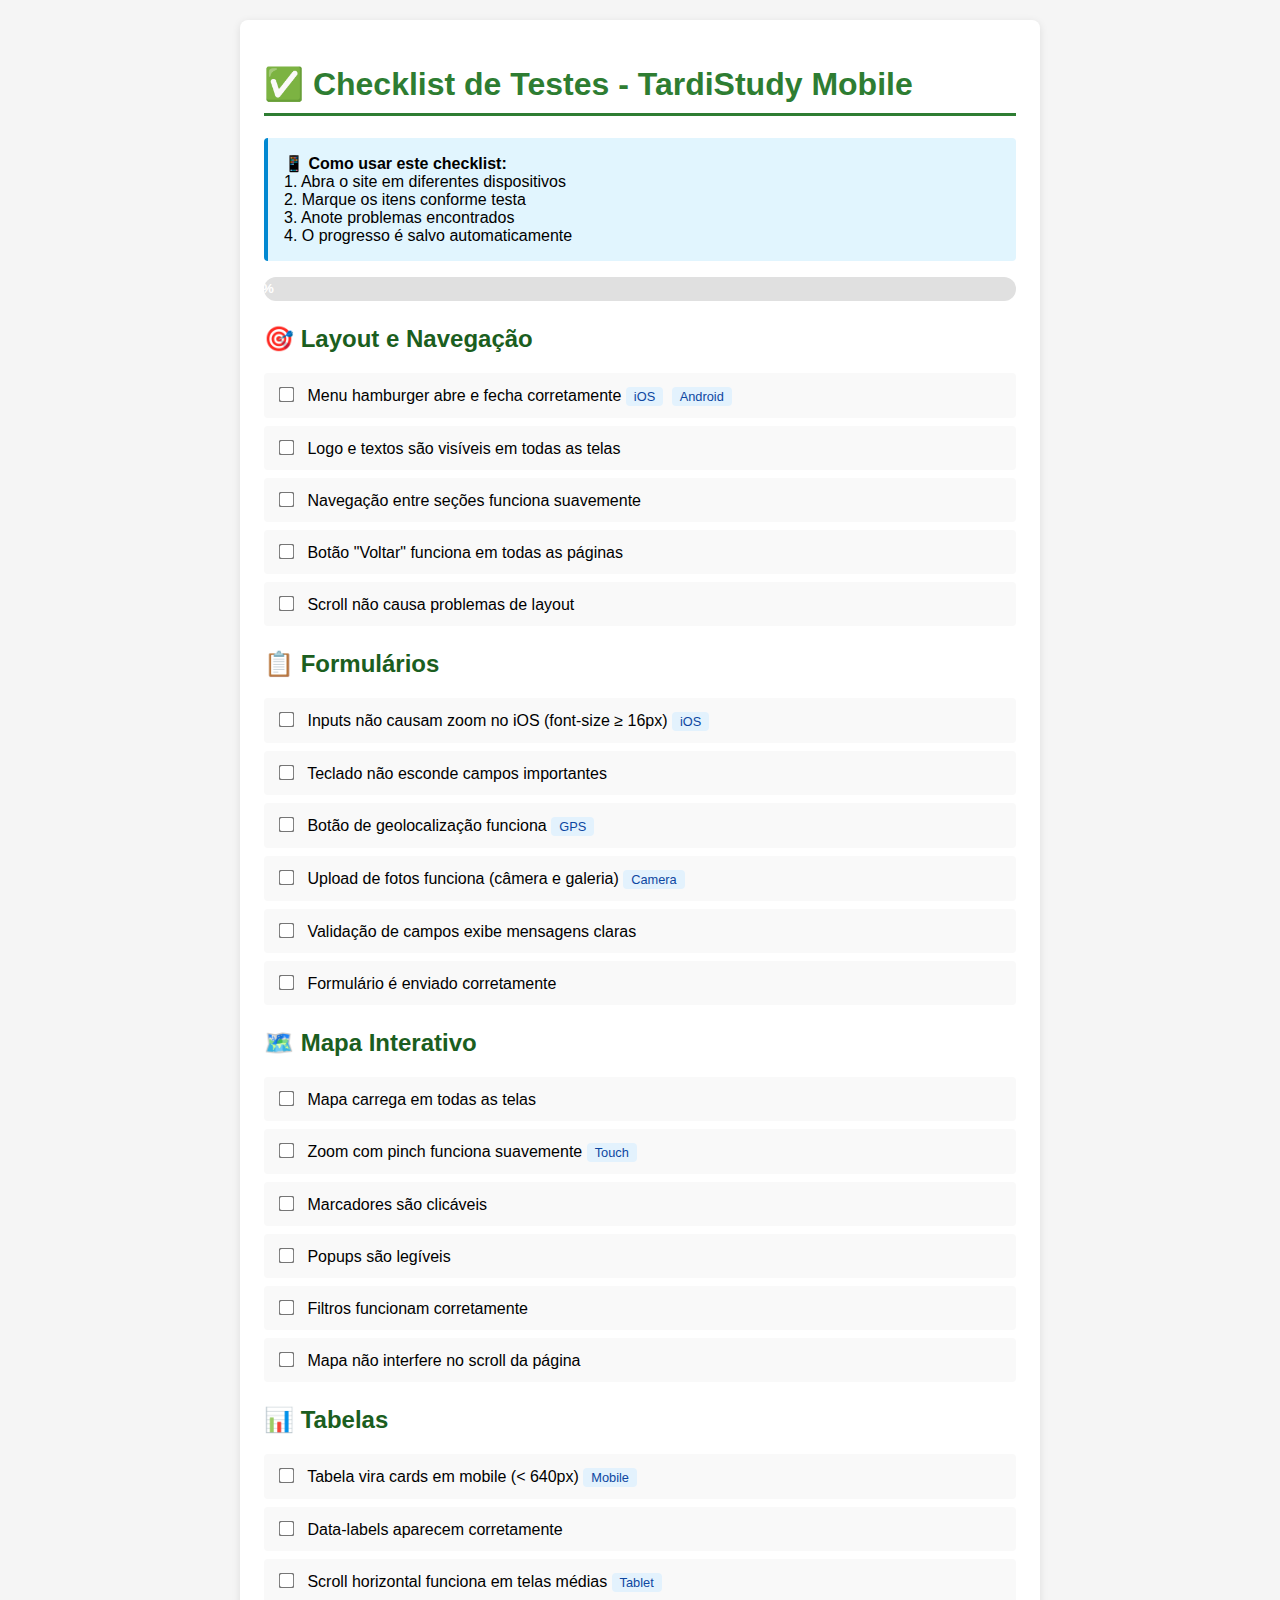
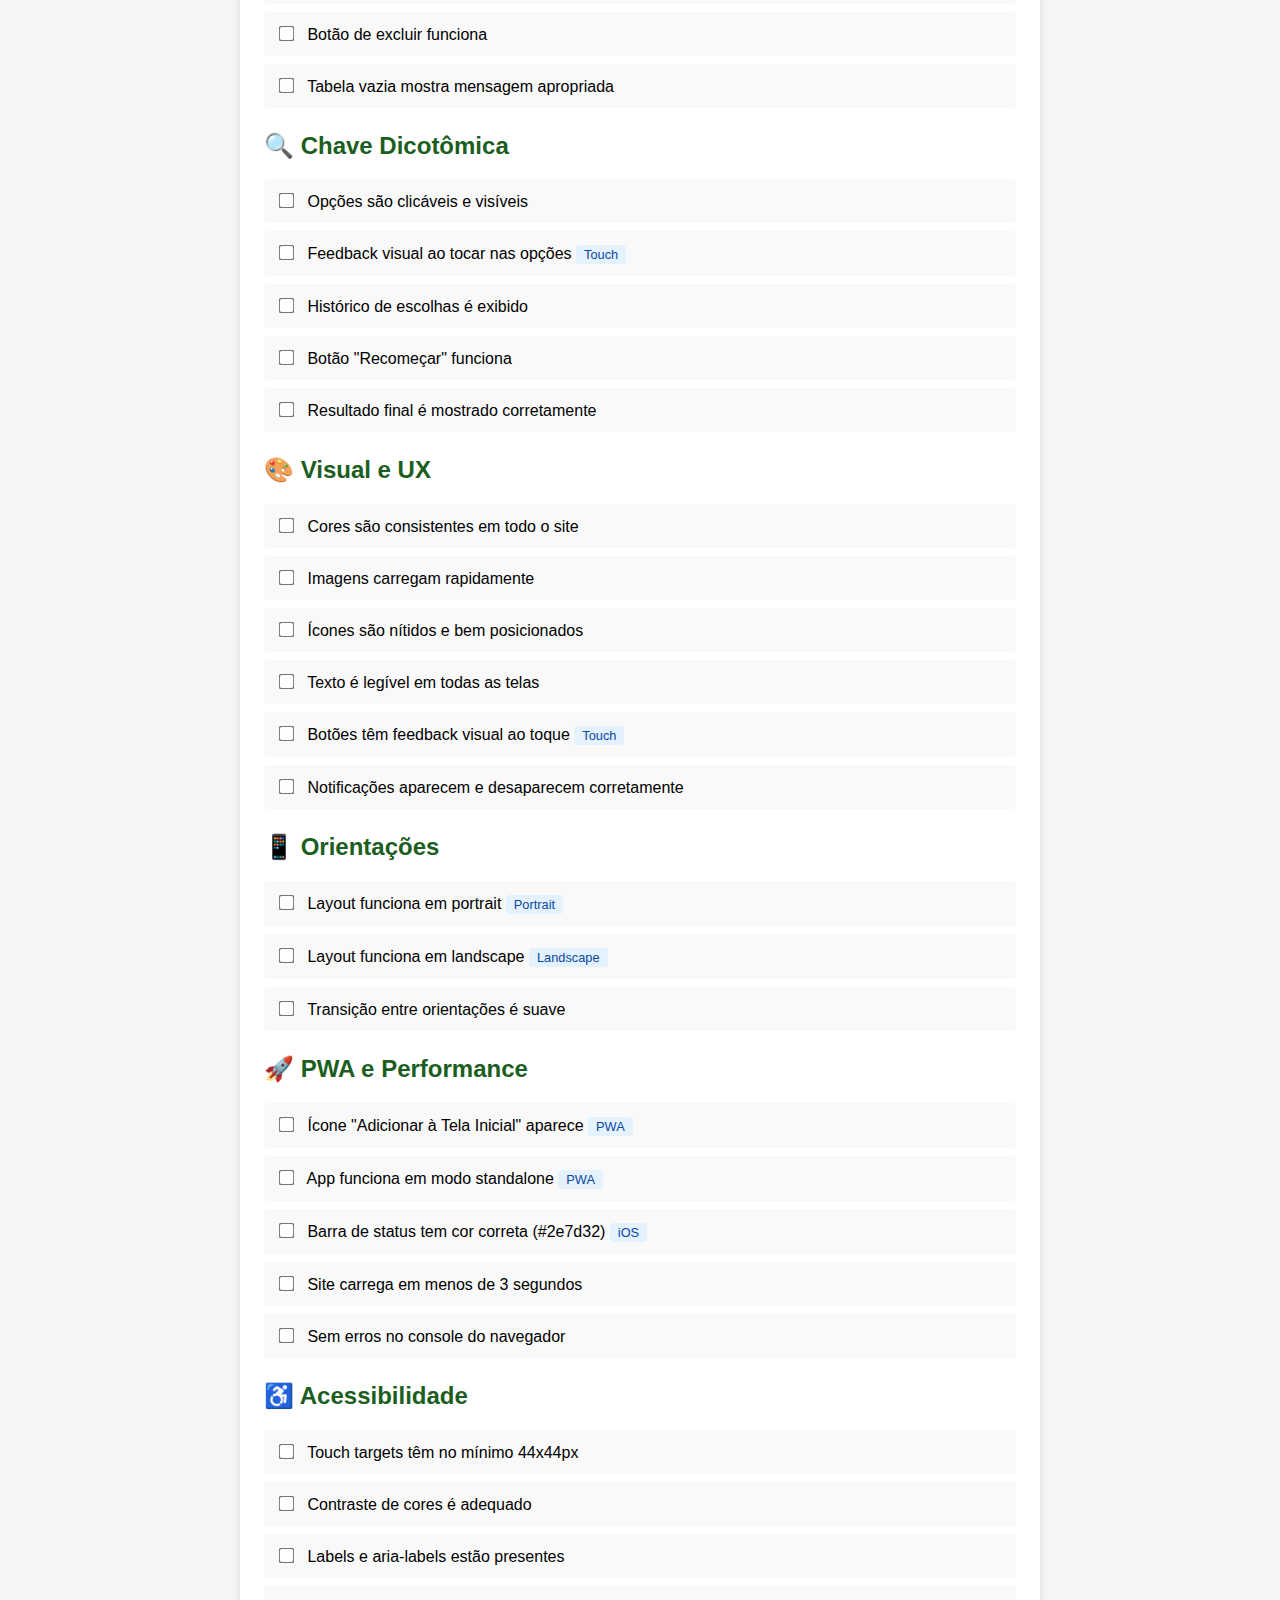
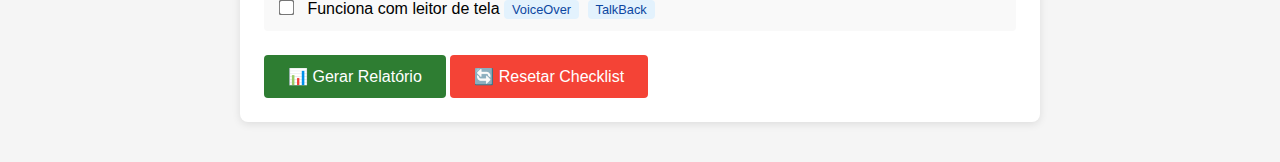
<file: mobile-test-checklist.html>
<!DOCTYPE html>
<html lang="pt-BR">
  <head>
    <meta charset="UTF-8" />
    <meta name="viewport" content="width=device-width, initial-scale=1.0" />
    <title>Teste de Responsividade - TardiStudy</title>
    <style>
      body {
        font-family: -apple-system, BlinkMacSystemFont, "Segoe UI", Roboto,
          sans-serif;
        max-width: 800px;
        margin: 0 auto;
        padding: 20px;
        background: #f5f5f5;
      }
      .checklist {
        background: white;
        padding: 24px;
        border-radius: 8px;
        box-shadow: 0 2px 8px rgba(0, 0, 0, 0.1);
        margin-bottom: 20px;
      }
      h1 {
        color: #2e7d32;
        border-bottom: 3px solid #2e7d32;
        padding-bottom: 10px;
      }
      h2 {
        color: #1b5e20;
        margin-top: 24px;
      }
      label {
        display: block;
        padding: 12px;
        margin: 8px 0;
        background: #f9f9f9;
        border-radius: 4px;
        cursor: pointer;
        transition: all 0.2s;
      }
      label:hover {
        background: #e8f5e9;
      }
      input[type="checkbox"] {
        margin-right: 10px;
        transform: scale(1.2);
      }
      .status {
        display: inline-block;
        padding: 4px 12px;
        border-radius: 12px;
        font-size: 0.85rem;
        font-weight: bold;
        margin-left: 8px;
      }
      .pass {
        background: #c8e6c9;
        color: #1b5e20;
      }
      .fail {
        background: #ffcdd2;
        color: #b71c1c;
      }
      .pending {
        background: #fff9c4;
        color: #f57f17;
      }
      .device {
        display: inline-block;
        background: #e3f2fd;
        color: #0d47a1;
        padding: 2px 8px;
        border-radius: 4px;
        font-size: 0.8rem;
        margin-right: 4px;
      }
      .info {
        background: #e1f5fe;
        border-left: 4px solid #0288d1;
        padding: 16px;
        margin: 16px 0;
        border-radius: 4px;
      }
      button {
        background: #2e7d32;
        color: white;
        border: none;
        padding: 12px 24px;
        border-radius: 4px;
        cursor: pointer;
        font-size: 1rem;
        margin-top: 16px;
      }
      button:hover {
        background: #1b5e20;
      }
      .progress {
        background: #e0e0e0;
        height: 24px;
        border-radius: 12px;
        overflow: hidden;
        margin: 16px 0;
      }
      .progress-bar {
        background: linear-gradient(90deg, #2e7d32, #66bb6a);
        height: 100%;
        width: 0%;
        transition: width 0.3s ease;
        display: flex;
        align-items: center;
        justify-content: center;
        color: white;
        font-weight: bold;
        font-size: 0.85rem;
      }
    </style>
  </head>
  <body>
    <div class="checklist">
      <h1>✅ Checklist de Testes - TardiStudy Mobile</h1>

      <div class="info">
        <strong>📱 Como usar este checklist:</strong><br />
        1. Abra o site em diferentes dispositivos<br />
        2. Marque os itens conforme testa<br />
        3. Anote problemas encontrados<br />
        4. O progresso é salvo automaticamente
      </div>

      <div class="progress">
        <div class="progress-bar" id="progress">0%</div>
      </div>

      <h2>🎯 Layout e Navegação</h2>
      <label>
        <input type="checkbox" class="test-item" />
        Menu hamburger abre e fecha corretamente
        <span class="device">iOS</span>
        <span class="device">Android</span>
      </label>
      <label>
        <input type="checkbox" class="test-item" />
        Logo e textos são visíveis em todas as telas
      </label>
      <label>
        <input type="checkbox" class="test-item" />
        Navegação entre seções funciona suavemente
      </label>
      <label>
        <input type="checkbox" class="test-item" />
        Botão "Voltar" funciona em todas as páginas
      </label>
      <label>
        <input type="checkbox" class="test-item" />
        Scroll não causa problemas de layout
      </label>

      <h2>📋 Formulários</h2>
      <label>
        <input type="checkbox" class="test-item" />
        Inputs não causam zoom no iOS (font-size ≥ 16px)
        <span class="device">iOS</span>
      </label>
      <label>
        <input type="checkbox" class="test-item" />
        Teclado não esconde campos importantes
      </label>
      <label>
        <input type="checkbox" class="test-item" />
        Botão de geolocalização funciona
        <span class="device">GPS</span>
      </label>
      <label>
        <input type="checkbox" class="test-item" />
        Upload de fotos funciona (câmera e galeria)
        <span class="device">Camera</span>
      </label>
      <label>
        <input type="checkbox" class="test-item" />
        Validação de campos exibe mensagens claras
      </label>
      <label>
        <input type="checkbox" class="test-item" />
        Formulário é enviado corretamente
      </label>

      <h2>🗺️ Mapa Interativo</h2>
      <label>
        <input type="checkbox" class="test-item" />
        Mapa carrega em todas as telas
      </label>
      <label>
        <input type="checkbox" class="test-item" />
        Zoom com pinch funciona suavemente
        <span class="device">Touch</span>
      </label>
      <label>
        <input type="checkbox" class="test-item" />
        Marcadores são clicáveis
      </label>
      <label>
        <input type="checkbox" class="test-item" />
        Popups são legíveis
      </label>
      <label>
        <input type="checkbox" class="test-item" />
        Filtros funcionam corretamente
      </label>
      <label>
        <input type="checkbox" class="test-item" />
        Mapa não interfere no scroll da página
      </label>

      <h2>📊 Tabelas</h2>
      <label>
        <input type="checkbox" class="test-item" />
        Tabela vira cards em mobile (< 640px)
        <span class="device">Mobile</span>
      </label>
      <label>
        <input type="checkbox" class="test-item" />
        Data-labels aparecem corretamente
      </label>
      <label>
        <input type="checkbox" class="test-item" />
        Scroll horizontal funciona em telas médias
        <span class="device">Tablet</span>
      </label>
      <label>
        <input type="checkbox" class="test-item" />
        Botão de excluir funciona
      </label>
      <label>
        <input type="checkbox" class="test-item" />
        Tabela vazia mostra mensagem apropriada
      </label>

      <h2>🔍 Chave Dicotômica</h2>
      <label>
        <input type="checkbox" class="test-item" />
        Opções são clicáveis e visíveis
      </label>
      <label>
        <input type="checkbox" class="test-item" />
        Feedback visual ao tocar nas opções
        <span class="device">Touch</span>
      </label>
      <label>
        <input type="checkbox" class="test-item" />
        Histórico de escolhas é exibido
      </label>
      <label>
        <input type="checkbox" class="test-item" />
        Botão "Recomeçar" funciona
      </label>
      <label>
        <input type="checkbox" class="test-item" />
        Resultado final é mostrado corretamente
      </label>

      <h2>🎨 Visual e UX</h2>
      <label>
        <input type="checkbox" class="test-item" />
        Cores são consistentes em todo o site
      </label>
      <label>
        <input type="checkbox" class="test-item" />
        Imagens carregam rapidamente
      </label>
      <label>
        <input type="checkbox" class="test-item" />
        Ícones são nítidos e bem posicionados
      </label>
      <label>
        <input type="checkbox" class="test-item" />
        Texto é legível em todas as telas
      </label>
      <label>
        <input type="checkbox" class="test-item" />
        Botões têm feedback visual ao toque
        <span class="device">Touch</span>
      </label>
      <label>
        <input type="checkbox" class="test-item" />
        Notificações aparecem e desaparecem corretamente
      </label>

      <h2>📱 Orientações</h2>
      <label>
        <input type="checkbox" class="test-item" />
        Layout funciona em portrait
        <span class="device">Portrait</span>
      </label>
      <label>
        <input type="checkbox" class="test-item" />
        Layout funciona em landscape
        <span class="device">Landscape</span>
      </label>
      <label>
        <input type="checkbox" class="test-item" />
        Transição entre orientações é suave
      </label>

      <h2>🚀 PWA e Performance</h2>
      <label>
        <input type="checkbox" class="test-item" />
        Ícone "Adicionar à Tela Inicial" aparece
        <span class="device">PWA</span>
      </label>
      <label>
        <input type="checkbox" class="test-item" />
        App funciona em modo standalone
        <span class="device">PWA</span>
      </label>
      <label>
        <input type="checkbox" class="test-item" />
        Barra de status tem cor correta (#2e7d32)
        <span class="device">iOS</span>
      </label>
      <label>
        <input type="checkbox" class="test-item" />
        Site carrega em menos de 3 segundos
      </label>
      <label>
        <input type="checkbox" class="test-item" />
        Sem erros no console do navegador
      </label>

      <h2>♿ Acessibilidade</h2>
      <label>
        <input type="checkbox" class="test-item" />
        Touch targets têm no mínimo 44x44px
      </label>
      <label>
        <input type="checkbox" class="test-item" />
        Contraste de cores é adequado
      </label>
      <label>
        <input type="checkbox" class="test-item" />
        Labels e aria-labels estão presentes
      </label>
      <label>
        <input type="checkbox" class="test-item" />
        Funciona com leitor de tela
        <span class="device">VoiceOver</span>
        <span class="device">TalkBack</span>
      </label>

      <button onclick="generateReport()">📊 Gerar Relatório</button>
      <button onclick="resetChecklist()" style="background: #f44336">
        🔄 Resetar Checklist
      </button>
    </div>

    <script>
      // Carrega progresso salvo
      document.addEventListener("DOMContentLoaded", () => {
        loadProgress();
        updateProgress();
      });

      // Atualiza progresso quando checkbox muda
      document.querySelectorAll(".test-item").forEach((checkbox) => {
        checkbox.addEventListener("change", () => {
          saveProgress();
          updateProgress();
        });
      });

      function updateProgress() {
        const checkboxes = document.querySelectorAll(".test-item");
        const checked = document.querySelectorAll(".test-item:checked").length;
        const total = checkboxes.length;
        const percentage = Math.round((checked / total) * 100);

        const progressBar = document.getElementById("progress");
        progressBar.style.width = percentage + "%";
        progressBar.textContent = percentage + "%";
      }

      function saveProgress() {
        const checkboxes = document.querySelectorAll(".test-item");
        const state = Array.from(checkboxes).map((cb) => cb.checked);
        localStorage.setItem("tardistudyTestProgress", JSON.stringify(state));
      }

      function loadProgress() {
        const saved = localStorage.getItem("tardistudyTestProgress");
        if (saved) {
          const state = JSON.parse(saved);
          const checkboxes = document.querySelectorAll(".test-item");
          state.forEach((checked, index) => {
            if (checkboxes[index]) {
              checkboxes[index].checked = checked;
            }
          });
        }
      }

      function resetChecklist() {
        if (confirm("Tem certeza que deseja resetar todo o progresso?")) {
          document
            .querySelectorAll(".test-item")
            .forEach((cb) => (cb.checked = false));
          localStorage.removeItem("tardistudyTestProgress");
          updateProgress();
        }
      }

      function generateReport() {
        const total = document.querySelectorAll(".test-item").length;
        const checked = document.querySelectorAll(".test-item:checked").length;
        const percentage = Math.round((checked / total) * 100);

        let status =
          percentage === 100
            ? "✅ APROVADO"
            : percentage >= 80
            ? "⚠️ ATENÇÃO"
            : "❌ REPROVADO";

        alert(`
📊 RELATÓRIO DE TESTES - TardiStudy

${status}

✅ Itens Aprovados: ${checked}/${total}
📊 Progresso: ${percentage}%
⏰ Data: ${new Date().toLocaleString("pt-BR")}

${
  percentage === 100
    ? "🎉 Parabéns! Todos os testes passaram!"
    : percentage >= 80
    ? "⚠️ Quase lá! Revise os itens pendentes."
    : "❌ Vários problemas encontrados. Corrija antes do deploy."
}
            `);
      }
    </script>
  </body>
</html>
</file>
